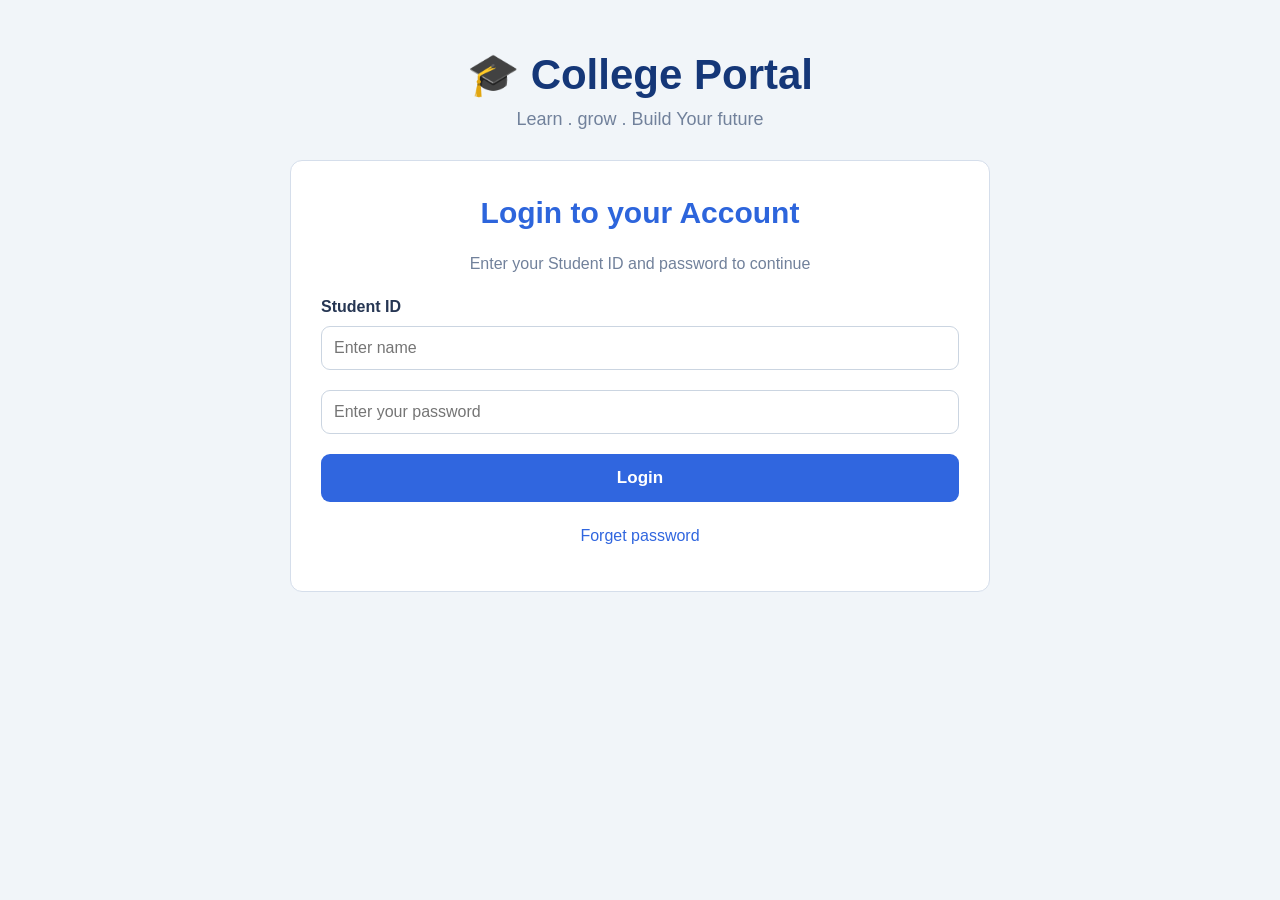
<file: index.html>
<!DOCTYPE html>
<html lang="en">

<head>
  <meta charset="UTF-8">
  <title>Smart College Portal-Login</title>
  <link rel="stylesheet" href="style_college_portal.css">
  <meta name="viewport" content="width=device-width, initial-scale=1.0">
</head>

<body>
  <div class="login-box">
    <header>
      <h1>🎓 College Portal </h1>
      <p>Learn . grow . Build Your future</p>
    </header>
    <main>
      <section>
        <h2>Login to your Account</h2>
        <p>Enter your Student ID and password to continue</p>
        <form action="portal.html">
        <label for="student-id">Student ID</label>
        <input type="text" placeholder="Enter name" required>
        <input type="password" id="password" name="password" placeholder="Enter your password" required>
       
        <button> Login </button>
        </form>
        <p>
         <a href="#">Forget password</a>
         </p>
      </section>
    </main>

  </div>
</body>

</html>
</file>
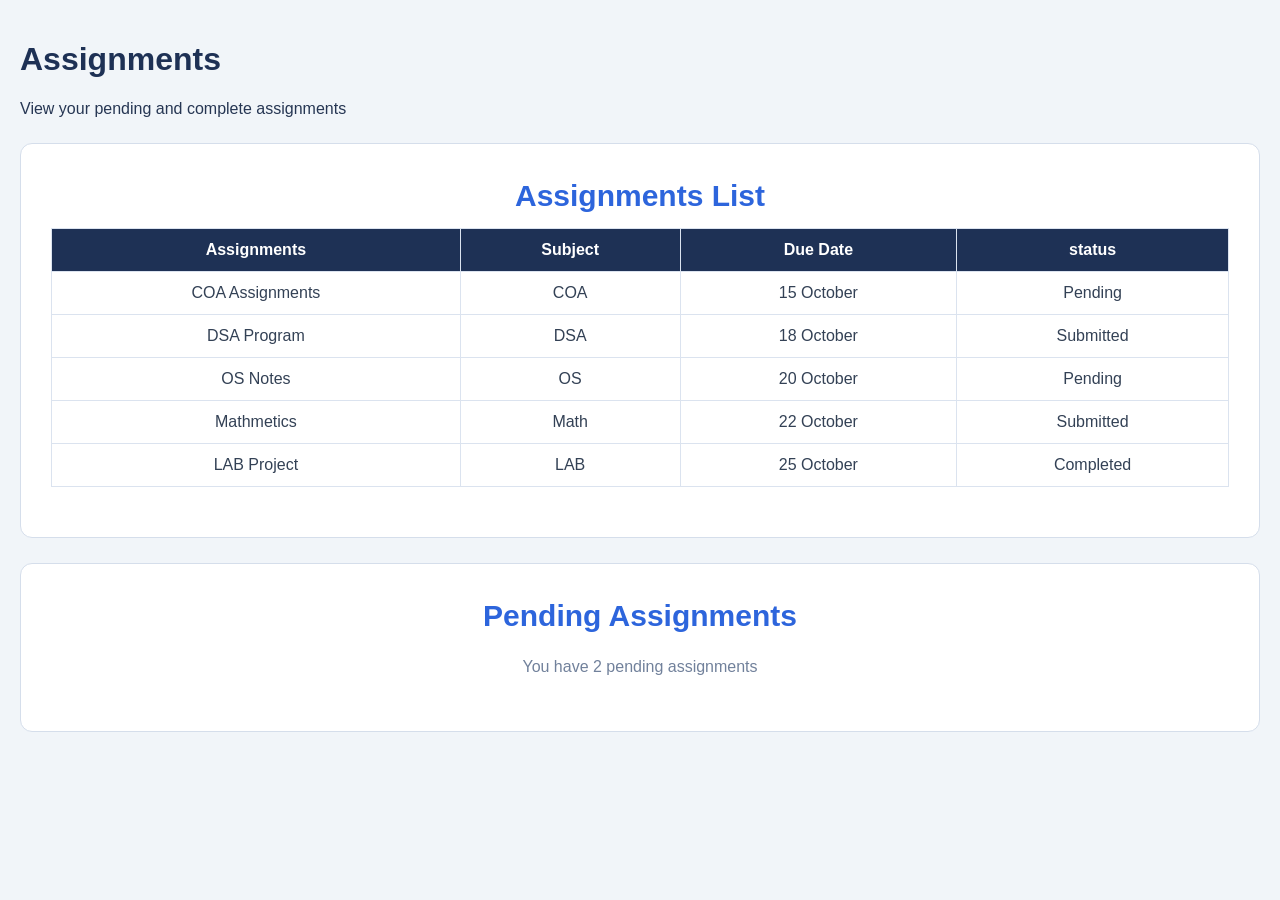
<file: assignments.html>
<!DOCTYPE html>
<html lang="en">
<head>
    <meta charset="UTF-8">
    <meta name="viewport" content="width=device-width, initial-scale=1.0">
    <title>assignments</title>
    <link rel="stylesheet" href="style_college_portal.css">
</head>
<body>
    <h1>Assignments</h1>
    <p>View your pending and complete assignments</p>
    <section>
        <h2>Assignments List</h2>
        <table border="1">
            <tr>
                <th>Assignments</th>
                <th>  Subject  </th>
                <th>  Due Date </th>
                <th>  status   </th>
            </tr>
            <tr>
                <td> COA Assignments </td>
                <td>      COA        </td>
                <td>     15 October  </td>
                <td>      Pending    </td>
            </tr>
               <tr>
                <td>   DSA Program  </td>
                <td>      DSA       </td>
                <td>     18 October </td>
                <td>    Submitted   </td>
            </tr>
               <tr>
                <td>     OS Notes   </td>
                <td>       OS       </td>
                <td>     20 October </td>
                <td>    Pending  </td>
            </tr>
               <tr>
                <td>   Mathmetics   </td>
                <td>      Math      </td>
                <td>   22 October   </td>
                <td>   Submitted    </td>
            </tr>
               <tr>
                <td>     LAB Project  </td>
                <td>      LAB         </td>
                <td>     25 October  </td>
                <td>      Completed   </td>
            </tr>
        </table>
    </section>
    <section>
        <h2>Pending Assignments</h2>
        <p>You have 2 pending assignments</p>
    </section>
</body>
</html>
</file>
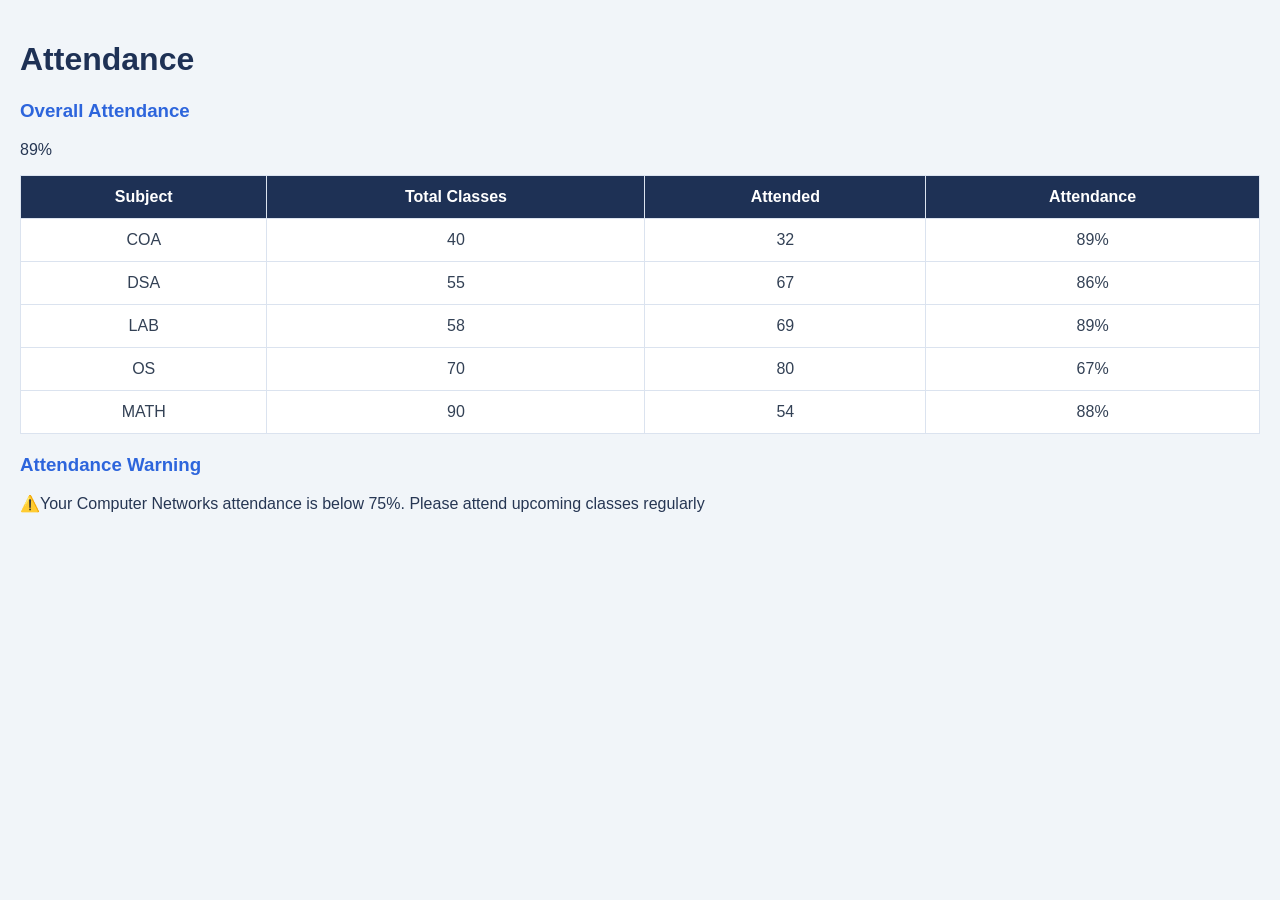
<file: attendance.html>
<!DOCTYPE html>
<html lang="en">
<head>
    <meta charset="UTF-8">
    <meta name="viewport" content="width=device-width, initial-scale=1.0">
    <title>attendance </title>
    <link rel="stylesheet" href="style_college_portal.css">
</head>
<body>
  
    <h1>Attendance</h1>
    <h3>Overall Attendance</h3>
    <p>89%</p>
    <table border="1">
        <tr>
            <th>  Subject         </th>
            <th>  Total Classes   </th>
            <th>  Attended        </th>
            <th>  Attendance      </th>
        </tr>
        <tr>
            <td>COA</td>
            <td>40</td>
            <td>32</td>
            <td>89%</td>
           
        </tr>   
        <tr>
            <td>DSA</td>
            <td>55</td>
            <td>67</td>
            <td>86%</td>
           </tr>
           <tr>
            <td>LAB</td>
            <td>58</td>
            <td>69</td>
            <td>89%</td>
           </tr>
         <tr>
            <td>OS</td>
            <td>70</td>
            <td>80</td>
            <td>67%</td>
         </tr>
         <tr>
            <td>MATH</td>
            <td>90</td>
            <td>54</td>
            <td>88%</td>
        </tr>
    </table>
    <h3>Attendance Warning </h3>
    <p>⚠️Your Computer Networks attendance is below 75%. Please attend upcoming classes regularly</p>
</body>
</html>
</file>
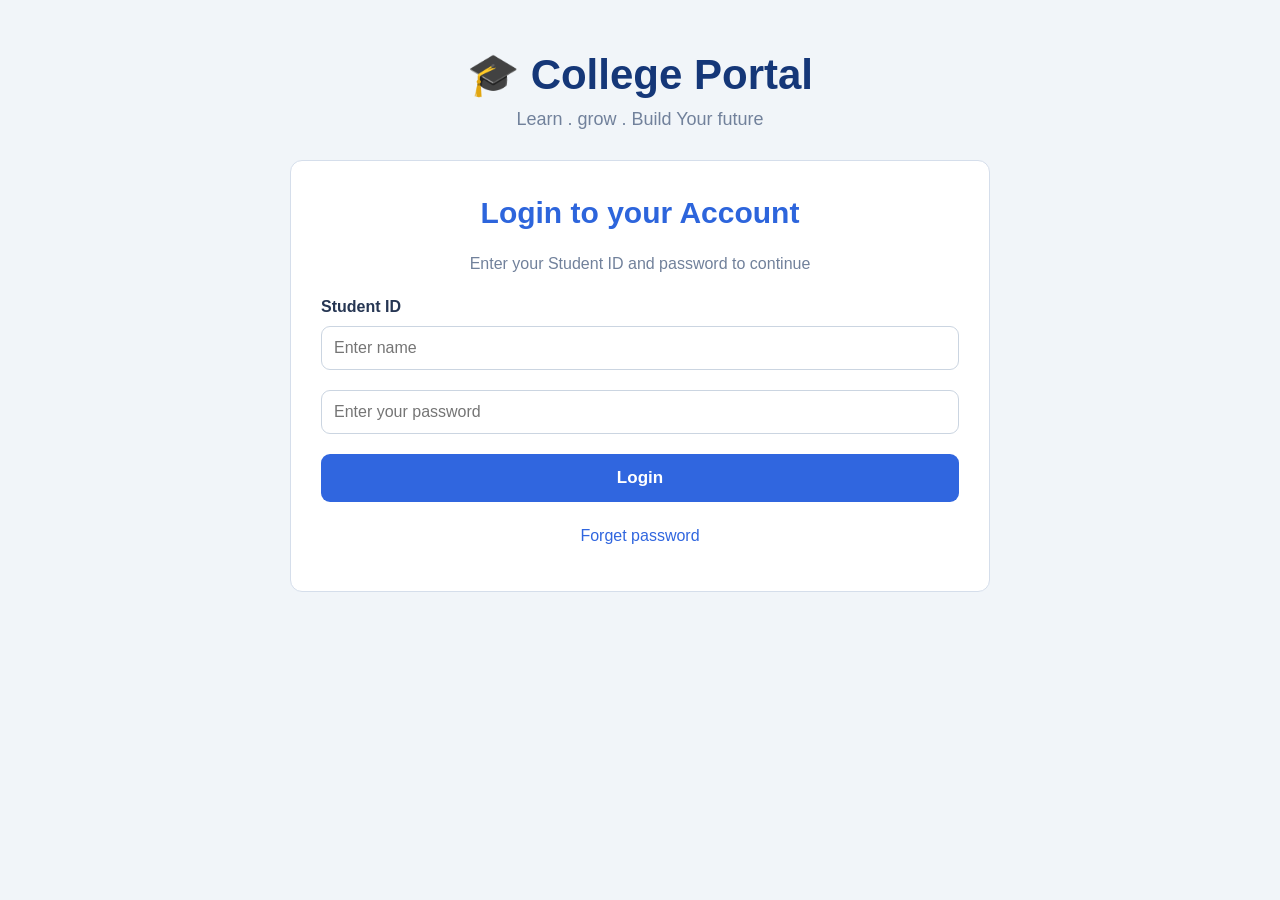
<file: college_portal.html>
<!DOCTYPE html>
<html lang="en">

<head>
  <meta charset="UTF-8">
  <meta name="viewport" content="width=device-width, initial-scale=1.0">
  <title>Smart College Portal-Login</title>
  <link rel="stylesheet" href="style_college_portal.css">
</head>

<body>
  <div class="login-box">
    <header>
      <h1>🎓 College Portal </h1>
      <p>Learn . grow . Build Your future</p>
    </header>
    <main>
      <section>
        <h2>Login to your Account</h2>
        <p>Enter your Student ID and password to continue</p>
        <form action="portal.html">
        <label for="student-id">Student ID</label>
        <input type="text" placeholder="Enter name" required>
        <input type="password" id="password" name="password" placeholder="Enter your password" required>
       
        <button> Login </button>
        </form>
        <p>
         <a href="#">Forget password</a>
         </p>
      </section>
    </main>

  </div>
</body>

</html>
</file>
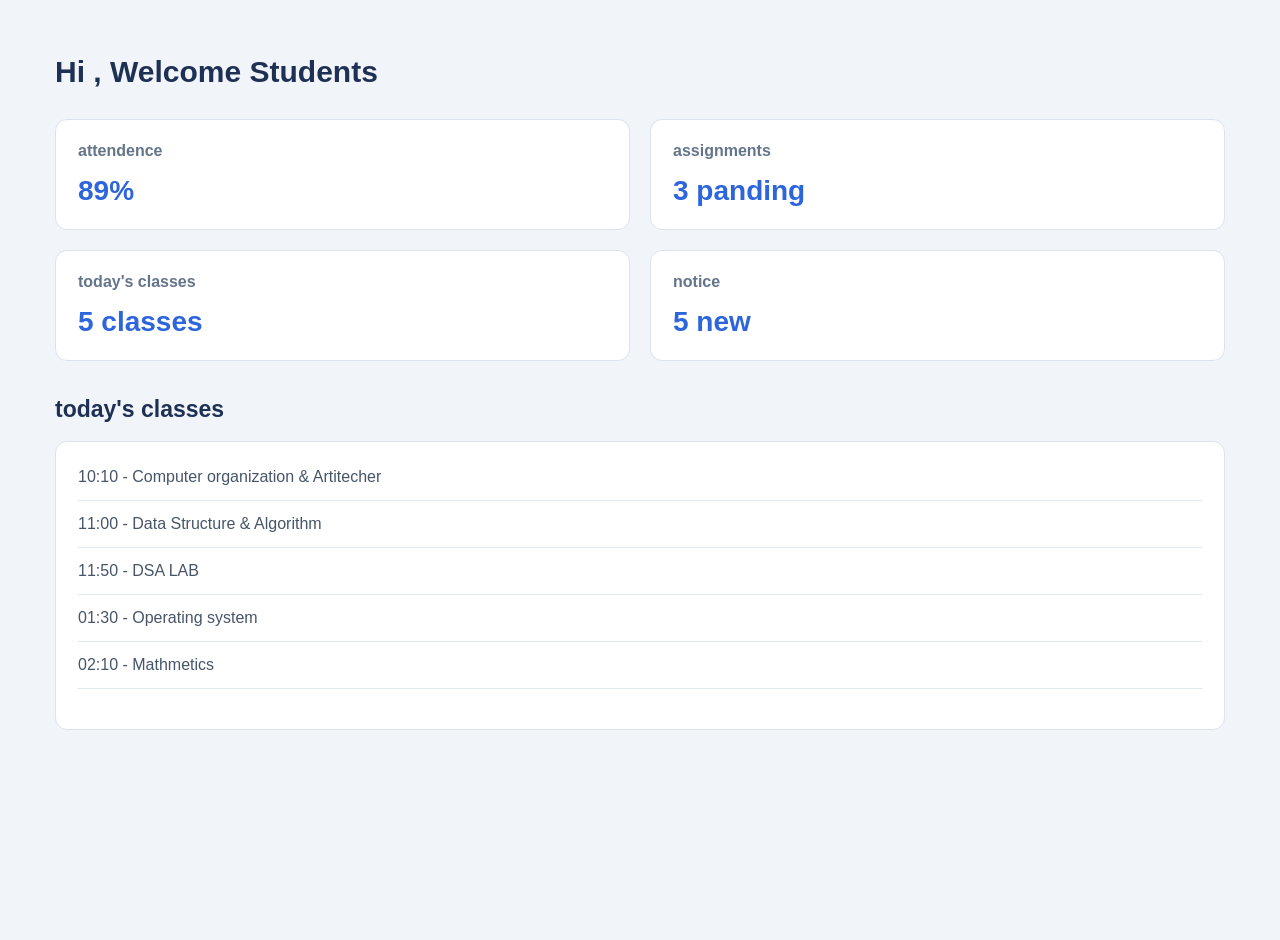
<file: dashboard.html>
<!DOCTYPE html>
<html lang="en">

<head>
    <meta charset="UTF-8">
    <meta name="viewport" content="width=device-width, initial-scale=1.0">
    <title>Dashboard</title>
    <link rel="stylesheet" href="style_college_portal.css">
</head>

<body>
    <div class="container">
       
        <main class="main">
            <h1> Hi , Welcome  Students</h1>
            <div class="cards">
                <div class="card">
                    <h3>attendence</h3>
                    <p>89%</p>
                </div>
                <div class="card">
                    <h3>assignments</h3>
                    <p>3 panding</p>
                </div>
                <div class="card">
                    <h3>today's classes</h3>
                    <p>5 classes</p>
                </div>
                <div class="card">
                    <h3>notice</h3>
                    <p>5 new</p>
                </div>
            </div>
            <h2>today's classes</h2>
            <div class="class-box">
                <p>10:10 - Computer organization & Artitecher </p>
                <p>11:00 - Data Structure & Algorithm</p>
                <p>11:50 - DSA LAB</p>
                <p>01:30 - Operating system</p>
                <p>02:10 - Mathmetics</p>
                </p>
            </div>
        </main>
    </div>
</body>

</html>
</file>
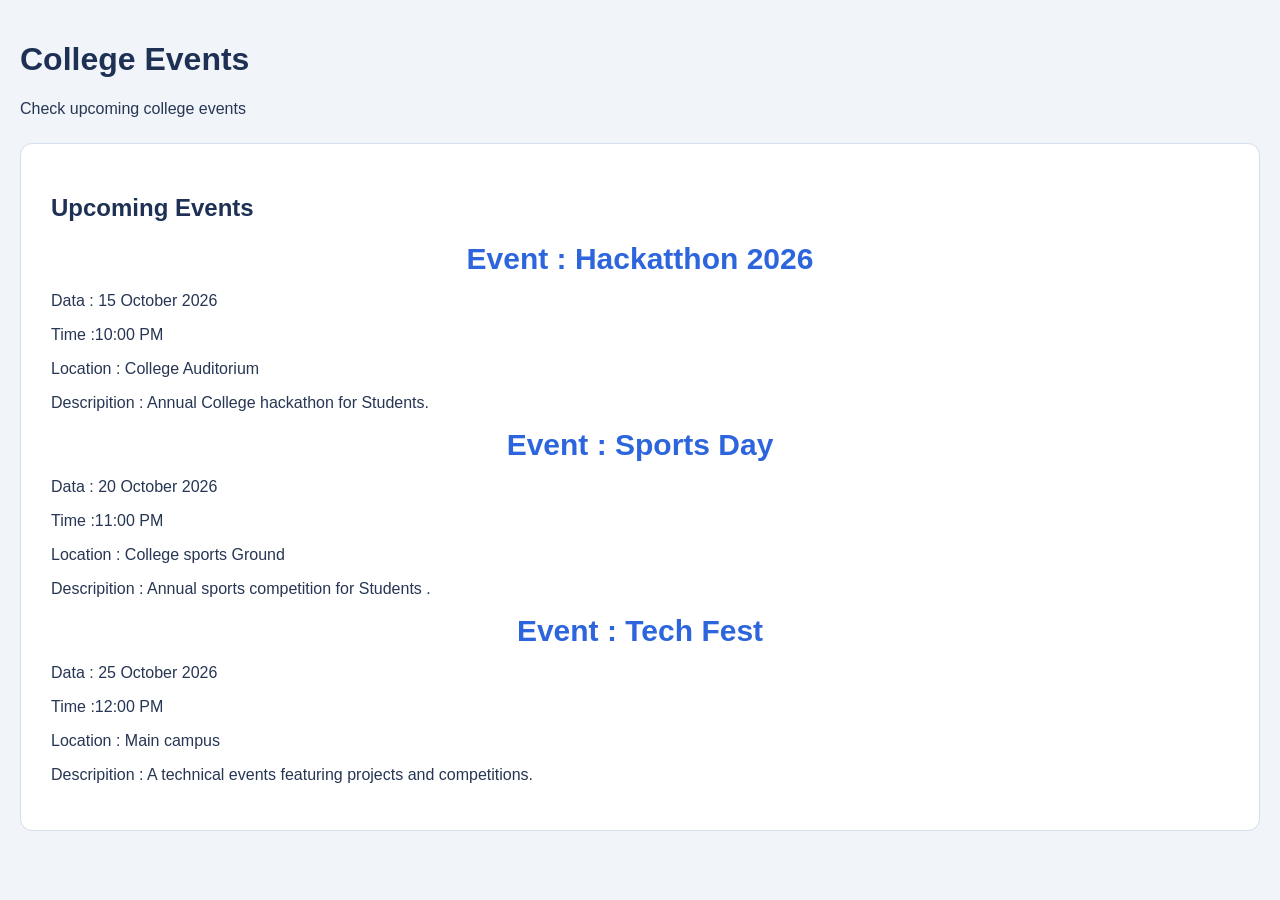
<file: events.html>
<!DOCTYPE html>
<html lang="en">
<head>
    <meta charset="UTF-8">
    <meta name="viewport" content="width=device-width, initial-scale=1.0">
    <title>events</title>
    <link rel="stylesheet" href="style_college_portal.css">
</head>
<body>
    <h1>College Events</h1>
    <p>Check upcoming college events</p>
    <section>
        <h1>Upcoming Events</h1>
        <article>
            <h2>Event : Hackatthon 2026</h2>
            <p>Data : 15 October 2026</p>
            <p>Time :10:00 PM </p>
            <p>Location : College Auditorium </p>
            <p>Descripition : Annual College hackathon for Students. </p>
        </article>
        <article>
            <h2>Event : Sports Day </h2>
            <p>Data : 20 October 2026</p>
            <p>Time :11:00 PM </p>
            <p>Location : College sports Ground </p>
            <p>Descripition : Annual sports competition for Students .</p>
        </article>
         <article>
            <h2>Event : Tech Fest</h2>
            <p>Data : 25 October 2026</p>
            <p>Time :12:00 PM </p>
            <p>Location : Main campus </p>
            <p>Descripition : A technical events featuring projects and competitions. </p>
        </article>
    </section>
</body>
</html>
</file>
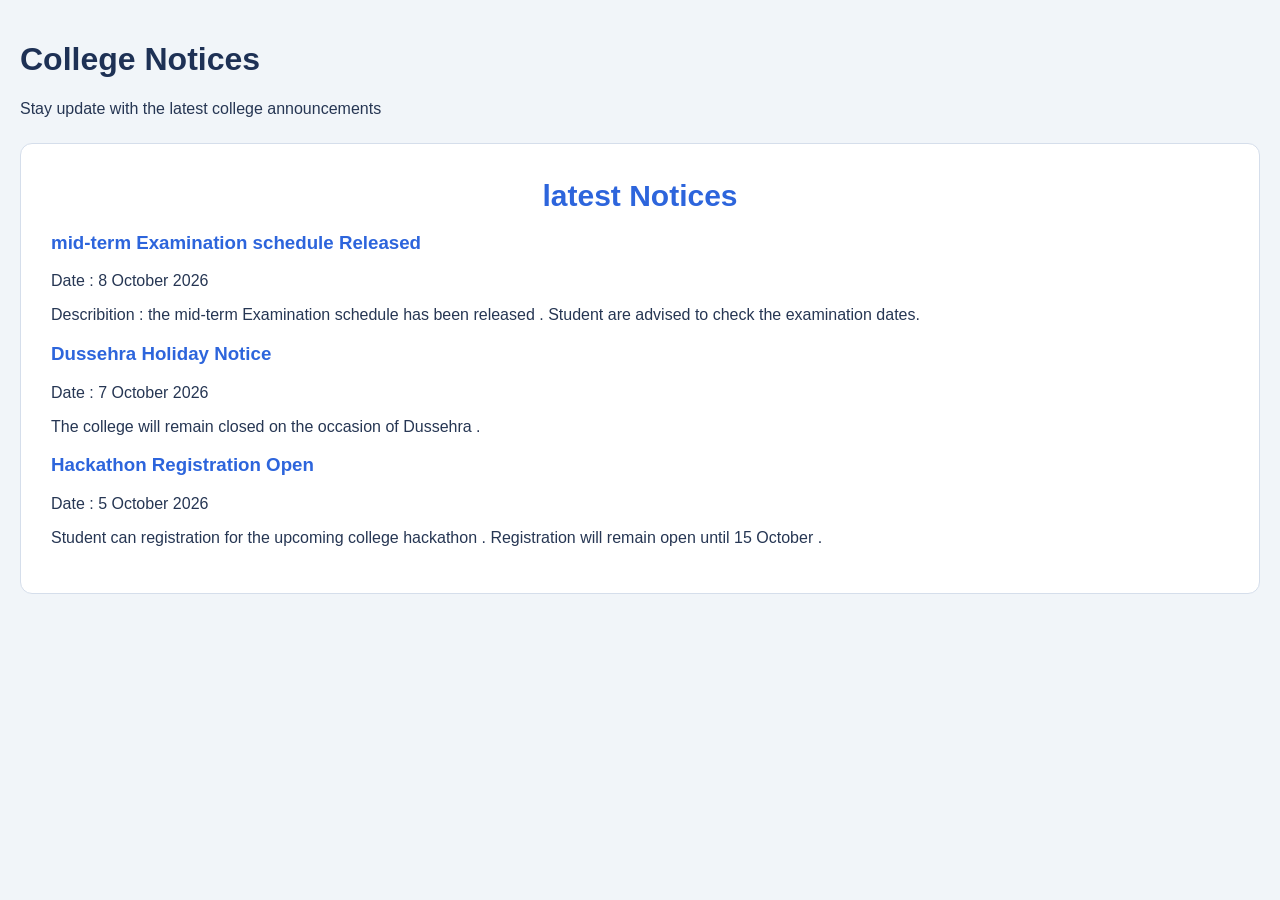
<file: notices.html>
<!DOCTYPE html>
<html lang="en">

<head>
    <meta charset="UTF-8">
    <meta name="viewport" content="width=device-width, initial-scale=1.0">
    <title>notice</title>
    <link rel="stylesheet" href="style_college_portal.css">
</head>

<body>
    <h1>College Notices</h1>
    <p>Stay update with the latest college announcements</p>
    <section>

        <h2>latest Notices</h2>
        <article id="exam-schedual">
            <h3>mid-term Examination schedule Released</h3>
            <p>Date : 8 October 2026</p>
            <p>Describition : the mid-term Examination schedule
                has been released . Student are advised to check
                the examination dates.
            </p>
        </article>
        <article>
            <h3>Dussehra Holiday Notice </h3>
            <p>Date : 7 October 2026</p>
            <p>The college will remain closed on the occasion
                of Dussehra .
            </p>
        </article>
        <article>
            <h3>Hackathon Registration Open</h3>
            <p> Date : 5 October 2026</p>
            <p>Student can registration for the upcoming college hackathon .
                Registration will remain open until 15 October .
            </p>
        </article>

    </section>
</body>

</html>
</file>
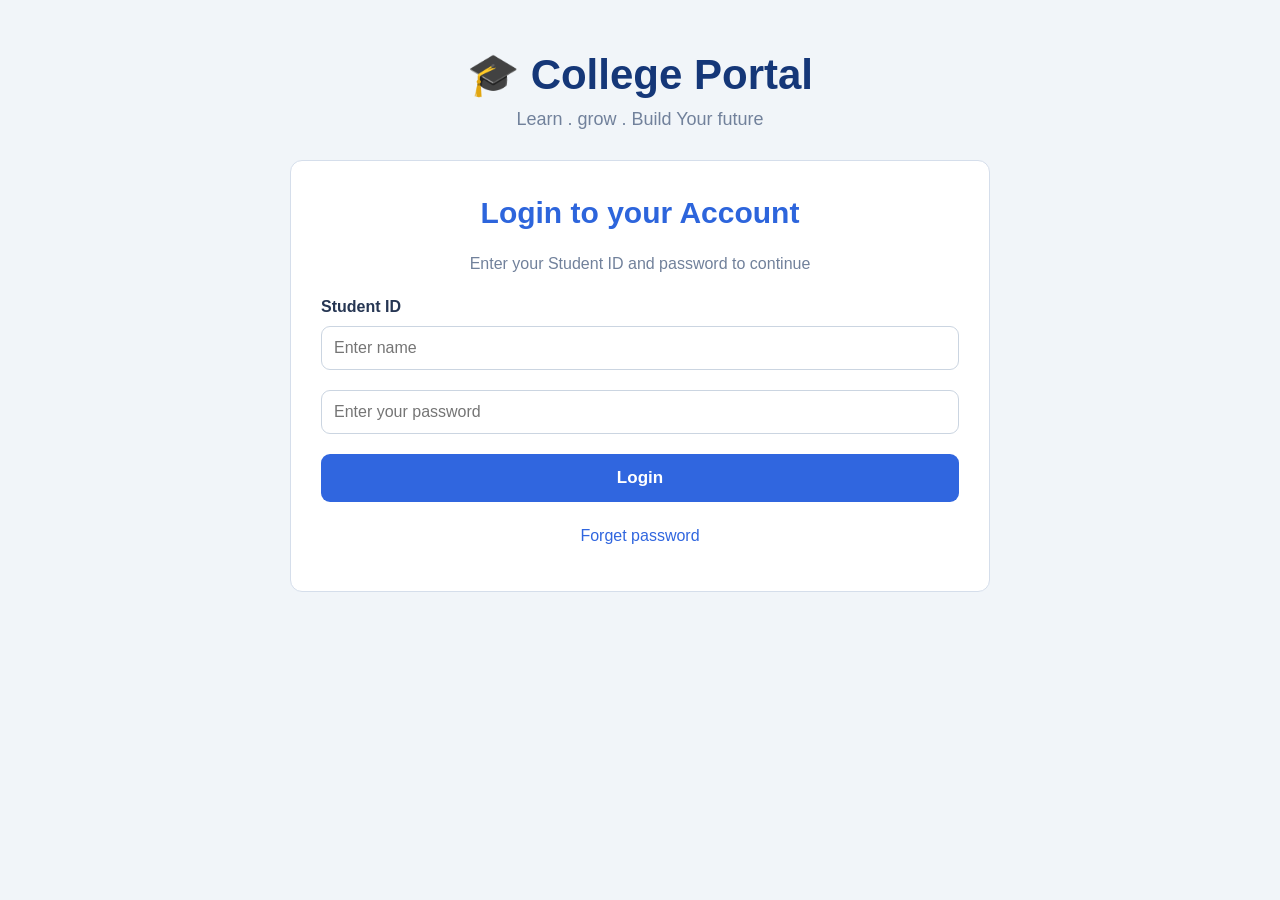
<file: SmartCollegePortal.html>
<!DOCTYPE html>
<html lang="en">

<head>
  <meta charset="UTF-8">
  <meta name="viewport" content="width=device-width, initial-scale=1.0">
  <title>Smart College Portal-Login</title>
  <link rel="stylesheet" href="style_college_portal.css">
</head>

<body>
  <div class="login-box">
    <header>
      <h1>🎓 College Portal </h1>
      <p>Learn . grow . Build Your future</p>
    </header>
    <main>
      <section>
        <h2>Login to your Account</h2>
        <p>Enter your Student ID and password to continue</p>
        <form action="portal.html">
        <label for="student-id">Student ID</label>
        <input type="text" placeholder="Enter name" required>
        <input type="password" id="password" name="password" placeholder="Enter your password" required>
       
        <button> Login </button>
        </form>
        <p>
         <a href="#">Forget password</a>
         </p>
      </section>
    </main>

  </div>
</body>

</html>
</file>
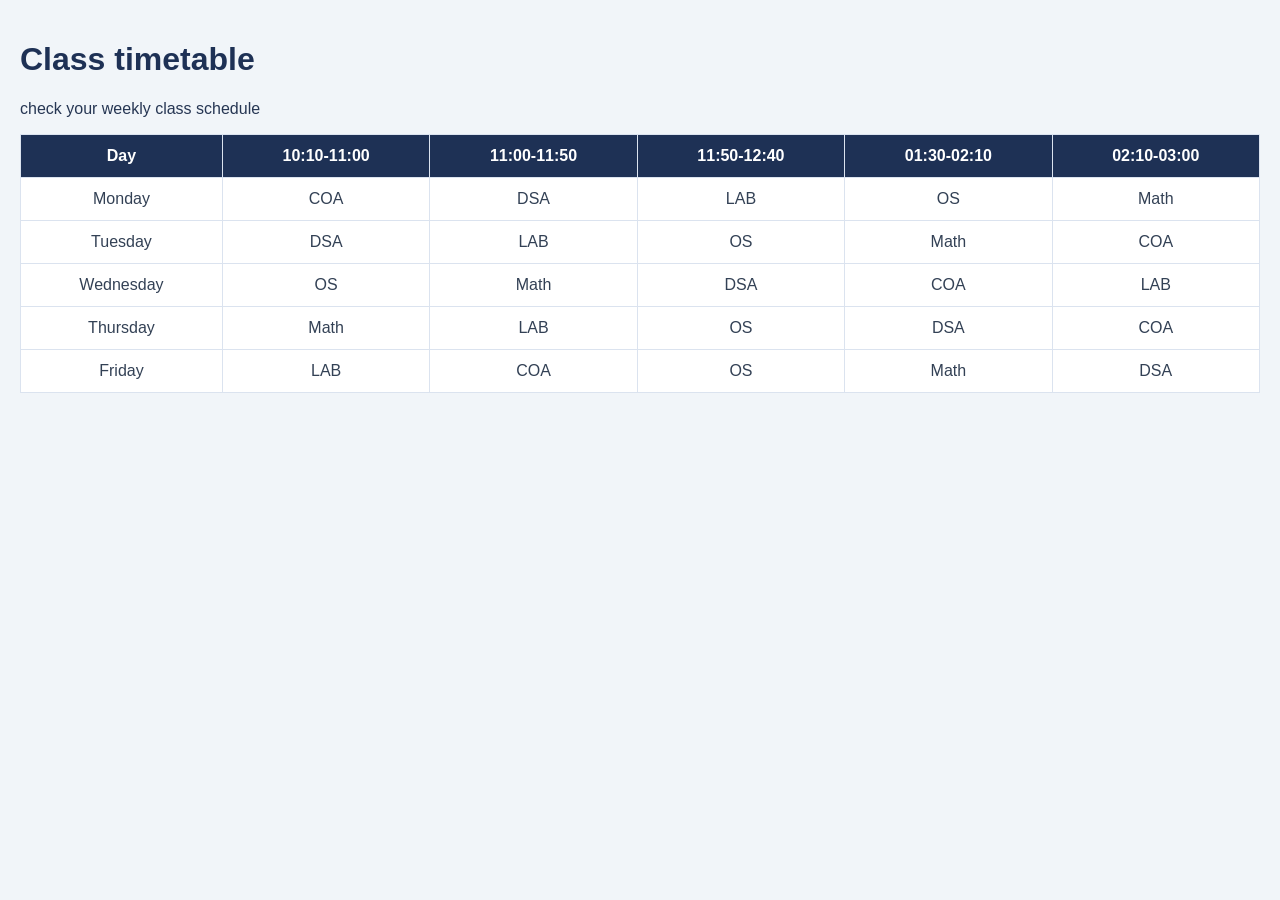
<file: timetable.html>
<!DOCTYPE html>
<html lang="en">

<head>
   <meta charset="UTF-8">
   <meta name="viewport" content="width=device-width, initial-scale=1.0">
   <title>timetable</title>
   <link rel="stylesheet" href="style_college_portal.css">
</head>

<body>
   <h1>Class timetable</h1>
   <p>check your weekly class schedule</p>
   <table border="1">
      <tr>
         <th> Day </th>
         <th>10:10-11:00</th>
         <th>11:00-11:50</th>
         <th>11:50-12:40</th>
         <th>01:30-02:10</th>
         <th>02:10-03:00</th>
      </tr>
      <tr>
         <td>Monday</td>
         <td> COA </td>
         <td> DSA </td>
         <td> LAB </td>
         <td> OS </td>
         <td> Math </td>
      </tr>
      <tr>
         <td>Tuesday</td>
         <td> DSA </td>
         <td> LAB </td>
         <td> OS </td>
         <td> Math </td>
         <td> COA </td>
      </tr>
      <tr>
         <td>Wednesday</td>
         <td> OS </td>
         <td> Math </td>
         <td> DSA </td>
         <td> COA </td>
         <td> LAB </td>
      </tr>
      <tr>
         <td>Thursday</td>
         <td> Math </td>
         <td> LAB </td>
         <td> OS </td>
         <td> DSA </td>
         <td> COA </td>
      </tr>
      <tr>
         <td>Friday</td>
         <td> LAB </td>
         <td> COA </td>
         <td> OS </td>
         <td> Math </td>
         <td> DSA </td>
      </tr>
   </table>
</body>

</html>
</file>
<file: style_college_portal.css>
/* =====================================
   SMART COLLEGE PORTAL - MAIN CSS
   Laptop, Tablet and Mobile
===================================== */

/* Reset */
* {
    box-sizing: border-box;
}

html {
    width: 100%;
    min-height: 100%;
}

body {
    margin: 0;
    padding: 20px;
    width: 100%;
    max-width: 100%;
    background-color: #f1f5f9;
    font-family: Arial, sans-serif;
    color: #263653;
}

/* Images */
img {
    max-width: 100%;
    height: auto;
}

/* Headings */
h1 {
    color: #1e3155;
    overflow-wrap: break-word;
}

h2 {
    color: #2d65dc;
    overflow-wrap: break-word;
}

h3 {
    color: #2d65dc;
    overflow-wrap: break-word;
}

p {
    overflow-wrap: break-word;
}

/* =====================================
   LOGIN PAGE
===================================== */

header {
    text-align: center;
    margin: 30px 0;
}

header h1 {
    color: #153778;
    font-size: 42px;
    margin-bottom: 10px;
}

header p {
    color: #71819b;
    font-size: 18px;
    margin-top: 0;
}

main {
    width: 100%;
    max-width: 700px;
    margin: 0 auto;
}

section {
    background-color: white;
    margin: 25px 0;
    padding: 30px;
    border: 1px solid #d5deeb;
    border-radius: 12px;
}

section h2 {
    text-align: center;
    font-size: 30px;
    margin-top: 5px;
    margin-bottom: 15px;
}

section > p:first-of-type {
    text-align: center;
    color: #71819b;
    margin: 25px 0;
}

label {
    display: block;
    font-size: 16px;
    font-weight: bold;
    margin-bottom: 10px;
}

input,
select,
textarea {
    display: block;
    width: 100%;
    max-width: 100%;
    min-width: 0;
    padding: 12px;
    margin-bottom: 20px;
    border: 1px solid #cbd5e1;
    border-radius: 9px;
    font-size: 16px;
    font-family: inherit;
}

button {
    width: 100%;
    max-width: 100%;
    background-color: #3066df;
    color: white;
    padding: 14px;
    border: none;
    border-radius: 9px;
    font-size: 17px;
    font-weight: bold;
    font-family: inherit;
    cursor: pointer;
}

section > p:last-child {
    text-align: center;
    margin-top: 25px;
}

a {
    color: #3066df;
    text-decoration: none;
    overflow-wrap: break-word;
}

/* =====================================
   DASHBOARD
===================================== */

.container {
    display: flex;
    width: 100%;
    max-width: 100%;
    min-height: 100vh;
    background-color: #f1f5f9;
    color: #263653;
}

/* Sidebar desktop */
.sidebar {
    width: 240px;
    flex-shrink: 0;
    padding: 20px;
    background-color: #1e3155;
}

/* Sidebar links */
.sidebar a {
    display: block;
    color: white;
    text-decoration: none;
    padding: 12px;
    margin-bottom: 8px;
    border-radius: 6px;
    overflow-wrap: break-word;
}

.sidebar a:hover {
    background-color: #365477;
}

.main {
    flex: 1;
    min-width: 0;
    padding: 35px;
}

.main h1 {
    color: #1e3155;
    font-size: 30px;
    margin-top: 0;
    margin-bottom: 30px;
}

/* Dashboard cards */
.cards {
    display: grid;
    grid-template-columns: repeat(2, minmax(0, 1fr));
    gap: 20px;
    margin-bottom: 35px;
}

.card {
    min-width: 0;
    background-color: white;
    padding: 22px;
    border: 1px solid #dbe3ef;
    border-radius: 12px;
    overflow-wrap: break-word;
}

.card h3 {
    color: #64748b;
    font-size: 16px;
    margin-top: 0;
    margin-bottom: 15px;
}

.card p {
    color: #2d65dc;
    font-size: 28px;
    font-weight: bold;
    margin: 0;
}

.main > h2 {
    color: #1e3155;
    font-size: 23px;
    margin-bottom: 18px;
}

.class-box {
    background-color: white;
    padding: 12px 22px;
    border: 1px solid #dbe3ef;
    border-radius: 12px;
    overflow-wrap: break-word;
}

.class-box p {
    padding: 14px 0;
    margin: 0;
    border-bottom: 1px solid #e2e8f0;
    color: #475569;
}

.class-box p:last-child {
    border-bottom: none;
}

/* =====================================
   ATTENDANCE, TIMETABLE AND ASSIGNMENTS
===================================== */

table {
    width: 100%;
    max-width: 100%;
    border-collapse: collapse;
    margin-bottom: 20px;
    background-color: white;
}

th {
    background-color: #1e3155;
    color: white;
    padding: 12px;
    text-align: center;
    border: 1px solid #dbe3ef;
}

td {
    text-align: center;
    padding: 12px;
    border: 1px solid #dbe3ef;
    color: #334155;
    overflow-wrap: break-word;
}

/* Assignment and general content safety */
.container > *,
.main > * {
    min-width: 0;
    max-width: 100%;
}

/* =====================================
   TABLET
===================================== */

@media (max-width: 768px) {
    body {
        padding: 14px;
    }

    .main {
        padding: 20px;
    }

    .cards {
        gap: 12px;
    }

    .card {
        padding: 16px;
    }

    header {
        margin: 25px 0;
    }

    header h1 {
        font-size: 32px;
    }

    section {
        padding: 22px;
    }

    th,
    td {
        padding: 8px;
        font-size: 14px;
    }
}

/* =====================================
   MOBILE PHONE
===================================== */

@media (max-width: 600px) {
    body {
        padding: 10px;
    }

    /* Sidebar moves above the page content */
    .container {
        flex-direction: column;
        min-height: 100vh;
    }

    .sidebar {
        width: 100%;
        padding: 10px;
        flex-shrink: 1;
    }

    .sidebar h2 {
        font-size: 20px;
        margin: 8px 0;
    }

    /* Horizontal scrolling menu */
    .sidebar a {
        display: inline-block;
        padding: 10px;
        margin: 3px;
        white-space: nowrap;
    }

    .main {
        width: 100%;
        padding: 12px 4px;
    }

    .main h1 {
        font-size: 25px;
        margin-bottom: 20px;
    }

    /* Dashboard cards */
    .cards {
        grid-template-columns: minmax(0, 1fr);
        gap: 12px;
    }

    .card {
        width: 100%;
        padding: 16px;
    }

    .card p {
        font-size: 24px;
    }

    /* Login page */
    header {
        margin: 20px 0;
    }

    header h1 {
        font-size: 28px;
    }

    header p {
        font-size: 16px;
    }

    main {
        width: 100%;
    }

    section {
        width: 100%;
        margin: 15px 0;
        padding: 18px;
    }

    section h2 {
        font-size: 24px;
    }

    section > p:first-of-type {
        margin: 20px 0;
    }

    input,
    select,
    textarea {
        width: 100%;
        font-size: 16px;
        margin-bottom: 16px;
    }

    button {
        width: 100%;
        padding: 13px;
    }

    /* Tables: fit text instead of forcing horizontal scroll */
    table {
        width: 100%;
        table-layout: fixed;
        margin-bottom: 18px;
    }

    th,
    td {
        padding: 6px 3px;
        font-size: 11px;
        white-space: normal;
        overflow-wrap: anywhere;
        word-break: normal;
    }

    th {
        font-size: 11px;
    }

    .class-box {
        padding: 10px;
    }

    .class-box p {
        padding: 12px 0;
    }
}

/* =====================================
   VERY SMALL PHONES
===================================== */

@media (max-width: 380px) {
    body {
        padding: 7px;
    }

    .main {
        padding: 10px 2px;
    }

    .sidebar {
        padding: 7px;
    }

    .sidebar a {
        padding: 8px;
        font-size: 13px;
    }

    section {
        padding: 14px;
    }

    .card {
        padding: 13px;
    }

    th,
    td {
        padding: 4px 2px;
        font-size: 10px;
    }
}
</file>
